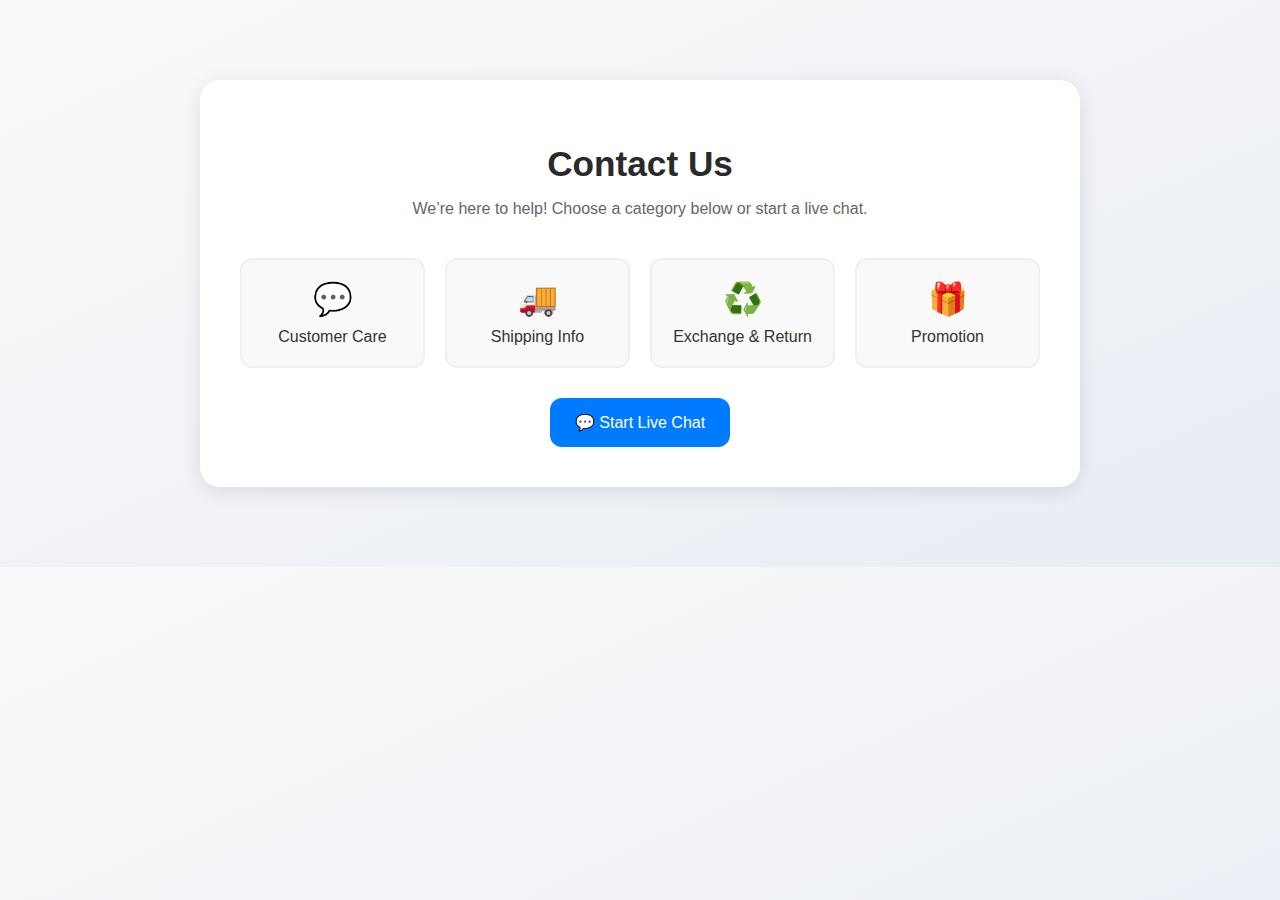
<file: html/03-contact.html>
<!DOCTYPE html>
<html lang="en">
<head>
  <meta charset="UTF-8" />
  <meta name="viewport" content="width=device-width, initial-scale=1.0" />
  <title>Contact Us</title>
  <link rel="stylesheet" href="../css/contact.css" />
</head>
<body>
  <section class="contact-section">
    <h1>Contact Us</h1> 
    <p>We’re here to help! Choose a category below or start a live chat.</p>

    <div class="contact-container">
      <div class="contact-list" onclick="showInfo('care')">
        <div class="icon">💬</div>
        <span>Customer Care</span>
      </div>

      <div class="contact-list" onclick="showInfo('shipping')">
        <div class="icon">🚚</div>
        <span>Shipping Info</span>
      </div>

      <div class="contact-list" onclick="showInfo('exchange')">
        <div class="icon">♻️</div>
        <span>Exchange & Return</span>
      </div>

      <div class="contact-list" onclick="showInfo('promo')">
        <div class="icon">🎁</div>
        <span>Promotion</span>
      </div>
    </div>

    <div id="info-box" class="info-box hidden">
      <p id="info-text"></p>
    </div>

    <button type="button" class="chat-btn" onclick="startChat()">💬 Start Live Chat</button>
  </section>

  <script src="../javascript/contact.js"></script>
</body>
</html>
</file>
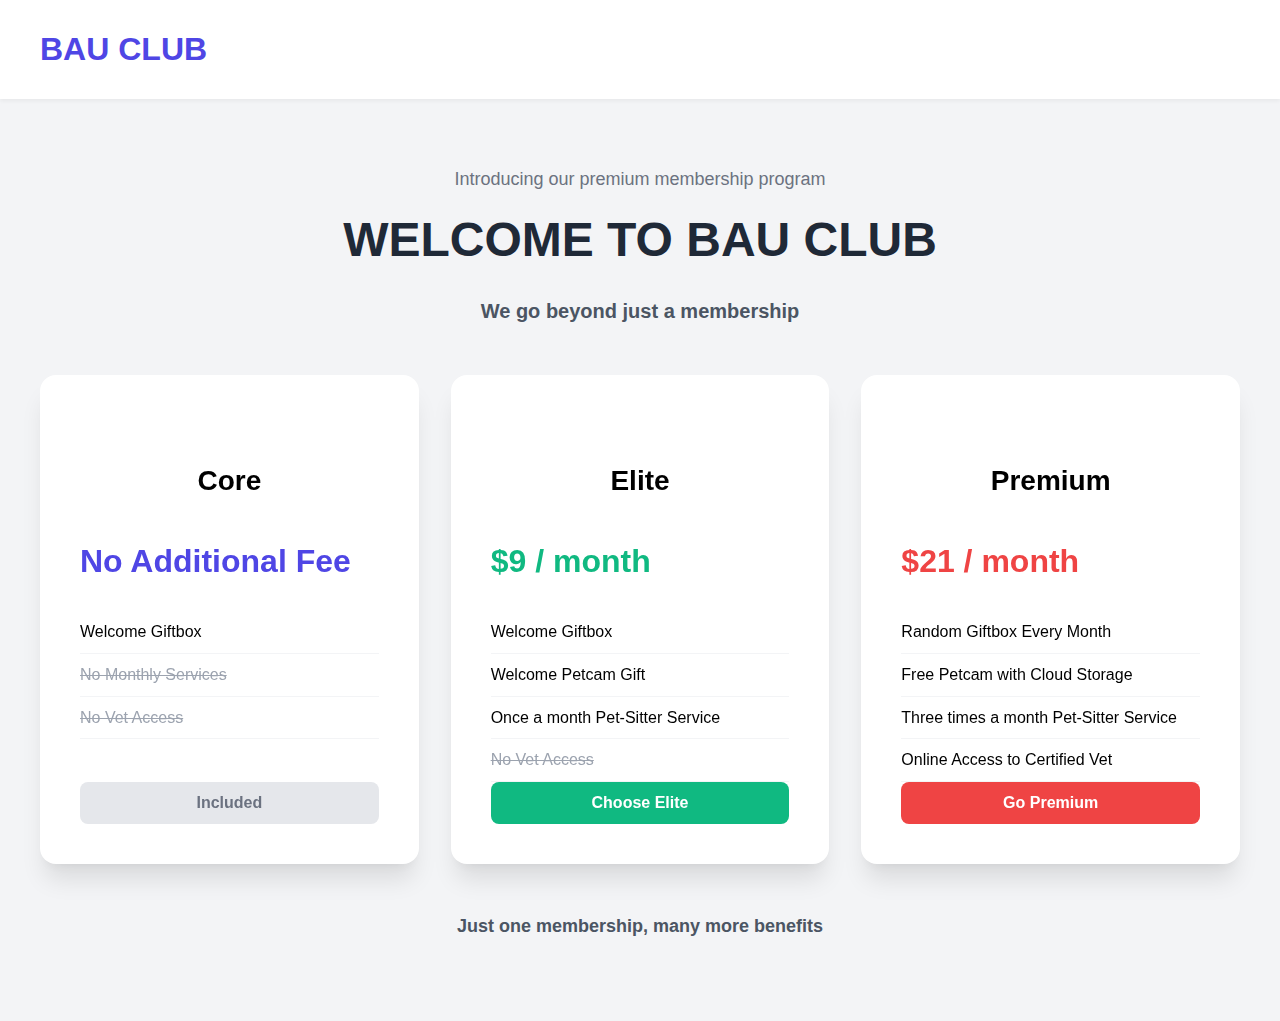
<file: html/bauclub.html>
<!DOCTYPE html>
<html lang="en">
<head>
    <meta charset="UTF-8">
    <meta name="viewport" content="width=device-width, initial-scale=1.0">
    <title>BAU CLUB Membership</title>
    <!-- Load Font Awesome Icons -->
    <link rel="stylesheet" href="https://cdnjs.cloudflare.com/ajax/libs/font-awesome/5.15.4/css/all.min.css" integrity="sha512-1ycn6IcaQQ40B7M03pM0n/u3r0z6v5L/u/k2/aF55d0jI4T8tP+b4P2Z6K9z8w7t8H7t3j5a8/c3e8A1g0m4g==" crossorigin="anonymous" referrerpolicy="no-referrer" />
    
    <!-- Link External CSS - Must be named bau_club.css in the same folder -->
    <link rel="stylesheet" href="../css/bau_club.css">
</head>
<body>
    <header class="main-header">
        <div class="container">
            <h1>BAU CLUB</h1>
        </div>
    </header>
    
    <main class="main-content">
        <div class="container text-center">
            <p class="subtitle">Introducing our premium membership program</p>
            <h1>WELCOME TO BAU CLUB</h1>
            <h2 class="tagline">We go beyond just a membership</h2>
        </div>

        <!-- Membership Cards Container -->
        <div class="bauclub-list container">
            
            <!-- Core Tier -->
            <div class="service service--core" data-tier="core">
                <i class="fas fa-check"></i>
                <h3>Core</h3>
                <p class="service-details">
                    <span class="price">No Additional Fee</span>
                    <span class="benefit">Welcome Giftbox</span>
                    <span class="benefit benefit--disabled">No Monthly Services</span>
                    <span class="benefit benefit--disabled">No Vet Access</span>
                </p>
                <button class="btn btn--core">Included</button>
            </div>

            <!-- Elite Tier -->
            <div class="service service--elite" data-tier="elite">
                <i class="fas fa-check-circle"></i>
                <h3>Elite</h3>
                <p class="service-details">
                    <span class="price">$9 / month</span>
                    <span class="benefit">Welcome Giftbox</span>
                    <span class="benefit">Welcome Petcam Gift</span>
                    <span class="benefit">Once a month Pet-Sitter Service</span>
                    <span class="benefit benefit--disabled">No Vet Access</span>
                </p>
                <button class="btn btn--elite">Choose Elite</button>
            </div>

            <!-- Premium Tier -->
            <div class="service service--premium" data-tier="premium">
                <i class="fas fa-paw"></i>
                <h3>Premium</h3>
                <p class="service-details">
                    <span class="price">$21 / month</span>
                    <span class="benefit">Random Giftbox Every Month</span>
                    <span class="benefit">Free Petcam with Cloud Storage</span>
                    <span class="benefit">Three times a month Pet-Sitter Service</span>
                    <span class="benefit">Online Access to Certified Vet</span>
                </p>
                <button class="btn btn--premium">Go Premium</button>
            </div>
        </div>
        
        <p class="summary-text container">Just one membership, many more benefits</p>
    </main>

    <!-- Link External JavaScript - Must be named bau_club.js in the same folder -->
    <script src="/javascript/bau_club.js"></script>
</body>

</html>
</file>
<file: css/contact.css>
body {
  font-family: "Poppins", sans-serif;
  background: linear-gradient(to bottom right, #fafafa, #e8ecf3);
  color: #333;
  margin: 0;
  padding: 0;
}

.contact-section {
  max-width: 800px;
  margin: 80px auto;
  text-align: center;
  padding: 40px;
  background: #fff;
  border-radius: 20px;
  box-shadow: 0 4px 20px rgba(0, 0, 0, 0.1);
}

.contact-section h1 {
  font-size: 2.2rem;
  margin-bottom: 10px;
  color: #2a2a2a;
}

.contact-section p {
  color: #666;
  margin-bottom: 40px;
}

.contact-container {
  display: grid;
  grid-template-columns: repeat(auto-fit, minmax(160px, 1fr));
  gap: 20px;
}

.contact-list {
  background: #f9f9f9;
  border: 2px solid #f0f0f0;
  border-radius: 12px;
  padding: 20px;
  cursor: pointer;
  transition: 0.3s ease;
  display: flex;
  flex-direction: column;
  align-items: center;
}

.contact-list:hover {
  background: #e6f0ff;
  border-color: #007bff;
  transform: translateY(-4px);
}

.icon {
  font-size: 2rem;
  margin-bottom: 10px;
}

.info-box {
  background: #f0f6ff;
  border-left: 4px solid #007bff;
  padding: 20px;
  margin-top: 30px;
  border-radius: 10px;
  text-align: left;
}

.hidden {
  display: none;
}

.chat-btn {
  margin-top: 30px;
  padding: 15px 25px;
  font-size: 1rem;
  background-color: #007bff;
  color: white;
  border: none;
  border-radius: 12px;
  cursor: pointer;
  transition: background 0.3s ease, transform 0.2s ease;
}

.chat-btn:hover {
  background-color: #0056d2;
  transform: translateY(-3px);
}
</file>
<file: css/bau_club.css>
/* --- CSS VARIABLES for easy Theming --- */
:root {
    --primary-color: #4f46e5;       /* Indigo */
    --accent-color: #10b981;        /* Emerald/Green */
    --premium-color: #ef4444;       /* Red */
    --bg-color: #f3f4f6;
    --card-bg-color: #ffffff;
    --main-font: 'Inter', sans-serif; 
}

/* --- Base Styles & Typography --- */
body {
    font-family: var(--main-font);
    background-color: var(--bg-color);
    margin: 0;
    line-height: 1.6;
}

.container {
    max-width: 1200px;
    margin: 0 auto;
    padding: 0 1.5rem;
}

.text-center {
    text-align: center;
}

.main-header {
    background-color: var(--card-bg-color);
    box-shadow: 0 2px 4px rgba(0, 0, 0, 0.05);
    padding: 1.5rem 0;
}

.main-header h1 {
    font-size: 2rem;
    font-weight: 700;
    color: var(--primary-color);
    margin: 0;
}

.main-content {
    padding: 3rem 0 5rem;
}

.subtitle {
    font-size: 1.125rem;
    color: #6b7280;
    margin-bottom: 0.5rem;
}

.main-content h1 {
    font-size: 3rem;
    font-weight: 800;
    color: #1f2937;
    margin-top: 0;
    margin-bottom: 0.5rem;
}

.tagline {
    font-size: 1.25rem;
    color: #4b5563;
    margin-bottom: 3rem;
}

.summary-text {
    font-size: 1.125rem;
    color: #4b5563;
    font-weight: 600;
    margin-top: 3rem;
    text-align: center;
}

/* --- Membership Grid Layout --- */
.bauclub-list {
    display: grid;
    grid-template-columns: repeat(auto-fit, minmax(280px, 1fr));
    gap: 2rem;
}

/* --- Individual Service Card Styles --- */
.service {
    background-color: var(--card-bg-color);
    padding: 2.5rem;
    border-radius: 1rem;
    box-shadow: 0 20px 25px -5px rgba(0, 0, 0, 0.1), 0 8px 10px -6px rgba(0, 0, 0, 0.05);
    text-align: center;
    
    /* 3D Transform Setup */
    perspective: 1000px;
    transform-style: preserve-3d;
    transition: transform 0.15s ease-out, box-shadow 0.3s ease-out; /* Note the fast transform transition for smooth hover */
    
    /* Used for the button placement */
    display: flex;
    flex-direction: column;
}

/* --- 3D Hover Effect --- */
.service:hover {
    transform: translateY(-5px); /* Lift slightly on hover */
    box-shadow: 0 30px 40px -5px rgba(0, 0, 0, 0.15), 0 10px 15px -6px rgba(0, 0, 0, 0.08);
}

/* Class applied by JavaScript on click/tap */
.service.is-active {
    transform: scale(1.05) rotateX(0deg) rotateY(0deg);
    box-shadow: 0 0 0 4px var(--primary-color); /* Highlight border on activation */
}


/* Icons */
.service i {
    font-size: 3rem;
    margin-bottom: 1rem;
}
.service--core i { color: var(--primary-color); }
.service--elite i { color: var(--accent-color); }
.service--premium i { color: var(--premium-color); }

/* Headings */
.service h3 {
    font-size: 1.75rem;
    font-weight: 700;
    margin-bottom: 1.5rem;
}

/* Service Details List */
.service-details {
    margin: 0;
    padding: 0;
    list-style: none;
    text-align: left;
    min-height: 200px; /* Ensure visual length consistency */
    display: flex;
    flex-direction: column;
    justify-content: flex-start;
    flex-grow: 1; /* Push button to the bottom */
}

.service-details span {
    display: block; /* Make each span a separate line item */
    padding: 0.5rem 0;
    border-bottom: 1px solid #f3f4f6;
}

.service-details .price {
    font-size: 2rem;
    font-weight: 800;
    margin-bottom: 1rem;
    border-bottom: none;
}

.service--core .price { color: var(--primary-color); }
.service--elite .price { color: var(--accent-color); }
.service--premium .price { color: var(--premium-color); }

.benefit--disabled {
    color: #9ca3af; /* Gray out disabled features */
    text-decoration: line-through;
}

/* Buttons */
.btn {
    padding: 0.75rem 1.5rem;
    font-size: 1rem;
    font-weight: 700;
    border: none;
    border-radius: 0.5rem;
    cursor: pointer;
    transition: background-color 0.2s, transform 0.1s;
    margin-top: auto; /* Aligns button to the bottom */
}

.btn--core {
    background-color: #e5e7eb;
    color: #6b7280;
    cursor: not-allowed;
}

.btn--elite {
    background-color: var(--accent-color);
    color: white;
}
.btn--elite:hover {
    background-color: #059669;
}

.btn--premium {
    background-color: var(--premium-color);
    color: white;
}
.btn--premium:hover {
    background-color: #dc2626;
}
</file>
